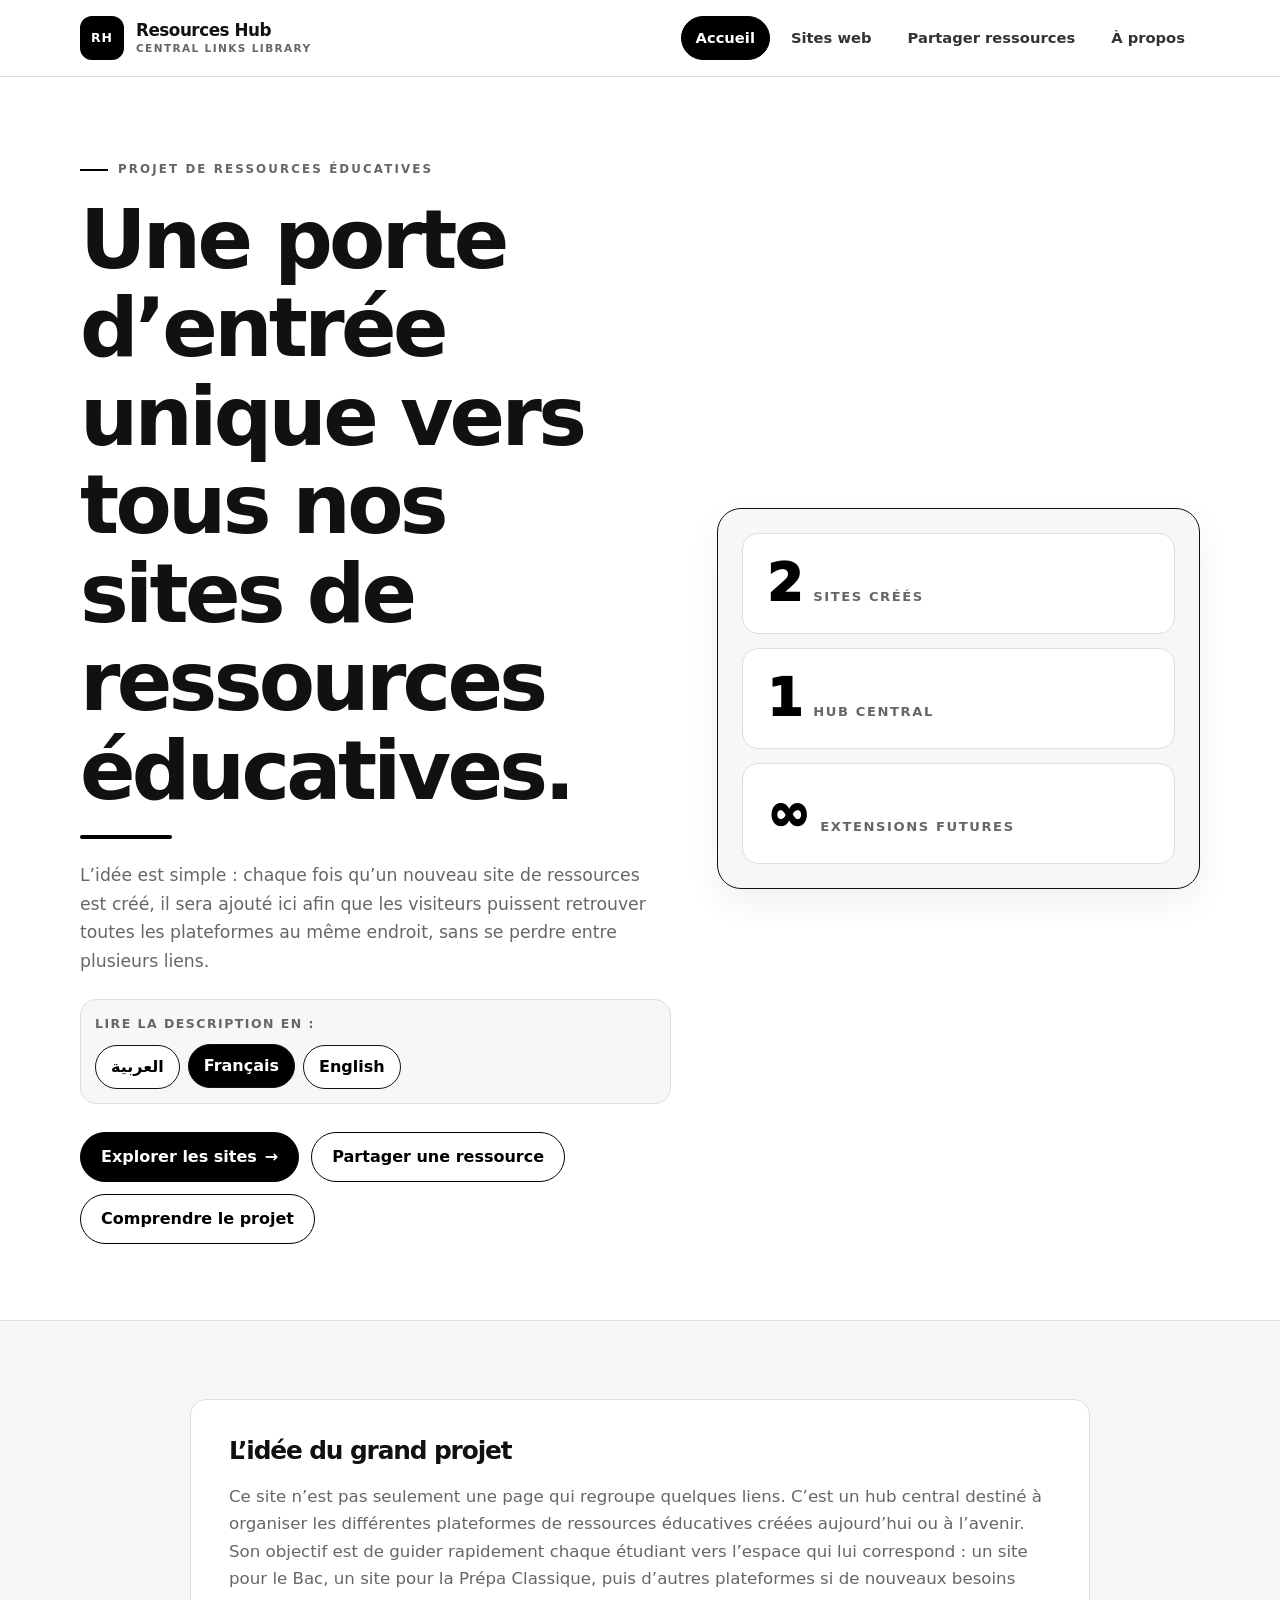
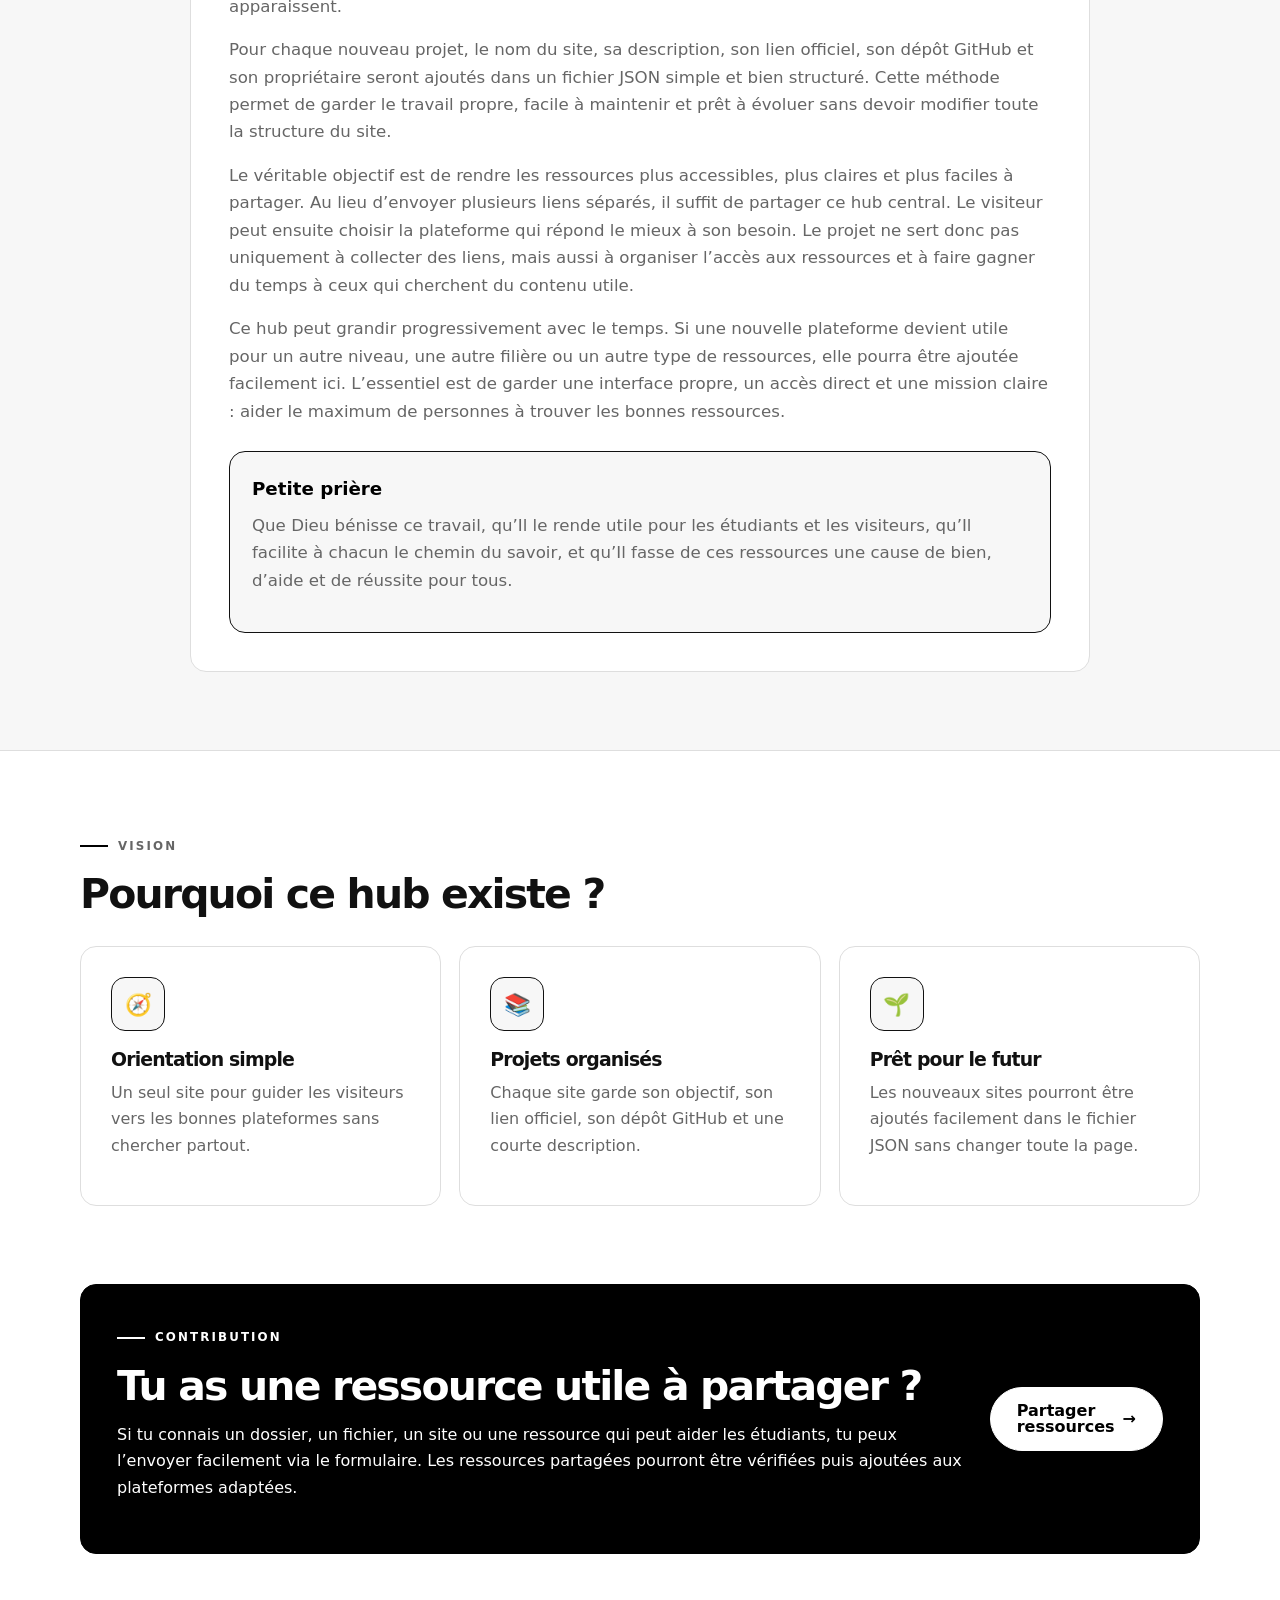
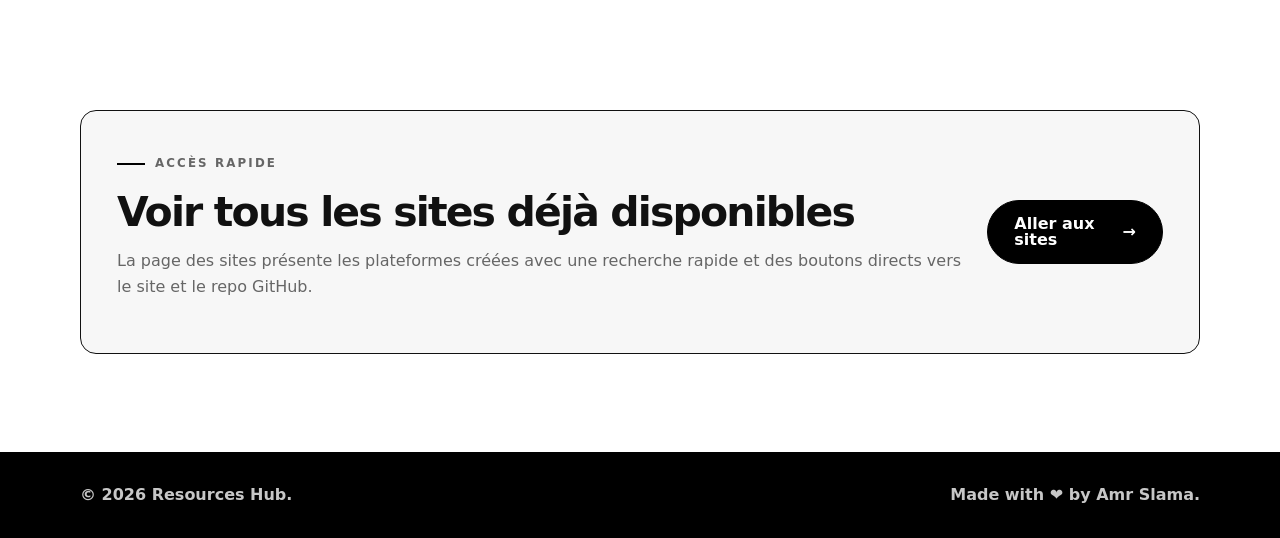
<file: website/index.html>
<!DOCTYPE html>
<html lang="fr" dir="ltr">

<head>
  <meta charset="UTF-8" />
  <meta name="viewport" content="width=device-width, initial-scale=1.0" />
  <meta name="description"
    content="منصة تجمع مواقع الموارد التعليمية التي تم إنشاؤها لتسهيل الوصول إليها من مكان واحد." />
  <meta name="theme-color" content="#000000" />
  <title>Accueil | Resources Hub</title>
  <link rel="stylesheet" href="style.css" />
</head>

<body data-page="home">
  <header class="site-header">
    <nav class="navbar container" aria-label="Navigation principale">
      <a class="brand" href="index.html" aria-label="Resources Hub">
        <span class="brand-mark">RH</span>
        <span class="brand-text">Resources Hub</span>
      </a>
      <button class="nav-toggle" type="button" aria-label="Ouvrir le menu" aria-expanded="false">☰</button>
      <div class="nav-links" id="navLinks">
        <a href="index.html" data-nav="home">Accueil</a>
        <a href="websites.html" data-nav="websites">Sites web</a>
        <a href="share.html" data-nav="share">Partager ressources</a>
        <a href="about.html" data-nav="about">À propos</a>
      </div>
    </nav>
  </header>

  <main>
    <section class="hero section">
      <div class="container hero-grid">
        <div class="hero-copy">
          <p class="eyebrow" id="homeEyebrow">Projet de ressources éducatives</p>
          <h1 id="homeTitle">Une seule porte d’entrée pour tous nos sites de ressources.</h1>
          <p class="hero-text" id="homeIntro">
            L’idée est simple : chaque fois qu’un nouveau site de ressources est créé, il sera ajouté ici pour éviter de
            perdre les visiteurs entre plusieurs liens.
          </p>
          <div class="language-panel" aria-label="Choix de la langue">
            <span class="language-label">Lire la description en :</span>
            <div class="language-actions" id="languageActions">
              <button class="lang-btn" type="button" data-lang="ar">العربية</button>
              <button class="lang-btn active" type="button" data-lang="fr">Français</button>
              <button class="lang-btn" type="button" data-lang="en">English</button>
            </div>
          </div>
          <div class="hero-actions">
            <a class="btn btn-primary" href="websites.html">Explorer les sites</a>
            <a class="btn btn-secondary" href="share.html">Partager une ressource</a>
            <a class="btn btn-secondary" href="about.html">Comprendre le projet</a>
          </div>
        </div>

        <aside class="hero-panel" aria-label="Résumé du hub">
          <div class="stat-card">
            <span class="stat-number" id="homeWebsitesCount">--</span>
            <span class="stat-label">Sites créés</span>
          </div>
          <div class="stat-card">
            <span class="stat-number">1</span>
            <span class="stat-label">Hub central</span>
          </div>
          <div class="stat-card">
            <span class="stat-number">∞</span>
            <span class="stat-label">Extensions futures</span>
          </div>
        </aside>
      </div>
    </section>

    <section class="section soft-section">
      <div class="container narrow">
        <article class="content-card home-description-card" id="homeDescriptionCard">
          <div id="homeDescriptionContent">
            <p>Chargement de la description...</p>
          </div>
        </article>
      </div>
    </section>

    <section class="section">
      <div class="container">
        <div class="section-heading">
          <p class="eyebrow">Vision</p>
          <h2>Pourquoi ce hub existe ?</h2>
        </div>
        <div class="features-grid">
          <article class="feature-card">
            <div class="feature-icon">🧭</div>
            <h3>Orientation simple</h3>
            <p>Un seul site pour guider les visiteurs vers les bonnes plateformes sans chercher partout.</p>
          </article>
          <article class="feature-card">
            <div class="feature-icon">📚</div>
            <h3>Projets organisés</h3>
            <p>Chaque site garde son objectif, son lien officiel, son dépôt GitHub et une courte description.</p>
          </article>
          <article class="feature-card">
            <div class="feature-icon">🌱</div>
            <h3>Prêt pour le futur</h3>
            <p>Les nouveaux sites pourront être ajoutés facilement dans le fichier JSON sans changer toute la page.</p>
          </article>
        </div>
      </div>
    </section>

    <section class="section share-home-section">
      <div class="container cta-card share-home-card">
        <div>
          <p class="eyebrow">Contribution</p>
          <h2>Tu as une ressource utile à partager ?</h2>
          <p>
            Si tu connais un dossier, un fichier, un site ou une ressource qui peut aider les étudiants,
            tu peux l’envoyer facilement via le formulaire. Les ressources partagées pourront être vérifiées
            puis ajoutées aux plateformes adaptées.
          </p>
        </div>
        <a class="btn btn-primary btn-large" href="share.html">Partager ressources</a>
      </div>
    </section>

    <section class="section">
      <div class="container cta-card">
        <div>
          <p class="eyebrow">Accès rapide</p>
          <h2>Voir tous les sites déjà disponibles</h2>
          <p>La page des sites présente les plateformes créées avec une recherche rapide et des boutons directs vers le
            site et le repo GitHub.</p>
        </div>
        <a class="btn btn-primary btn-large" href="websites.html">Aller aux sites</a>
      </div>
    </section>
  </main>

  <footer class="site-footer">
    <div class="container footer-content">
      <p>© <span id="year"></span> Resources Hub.</p>
      <p>Made with ❤️ by Amr Slama.</p>
    </div>
  </footer>

  <script src="script.js"></script>
</body>

</html>
</file>
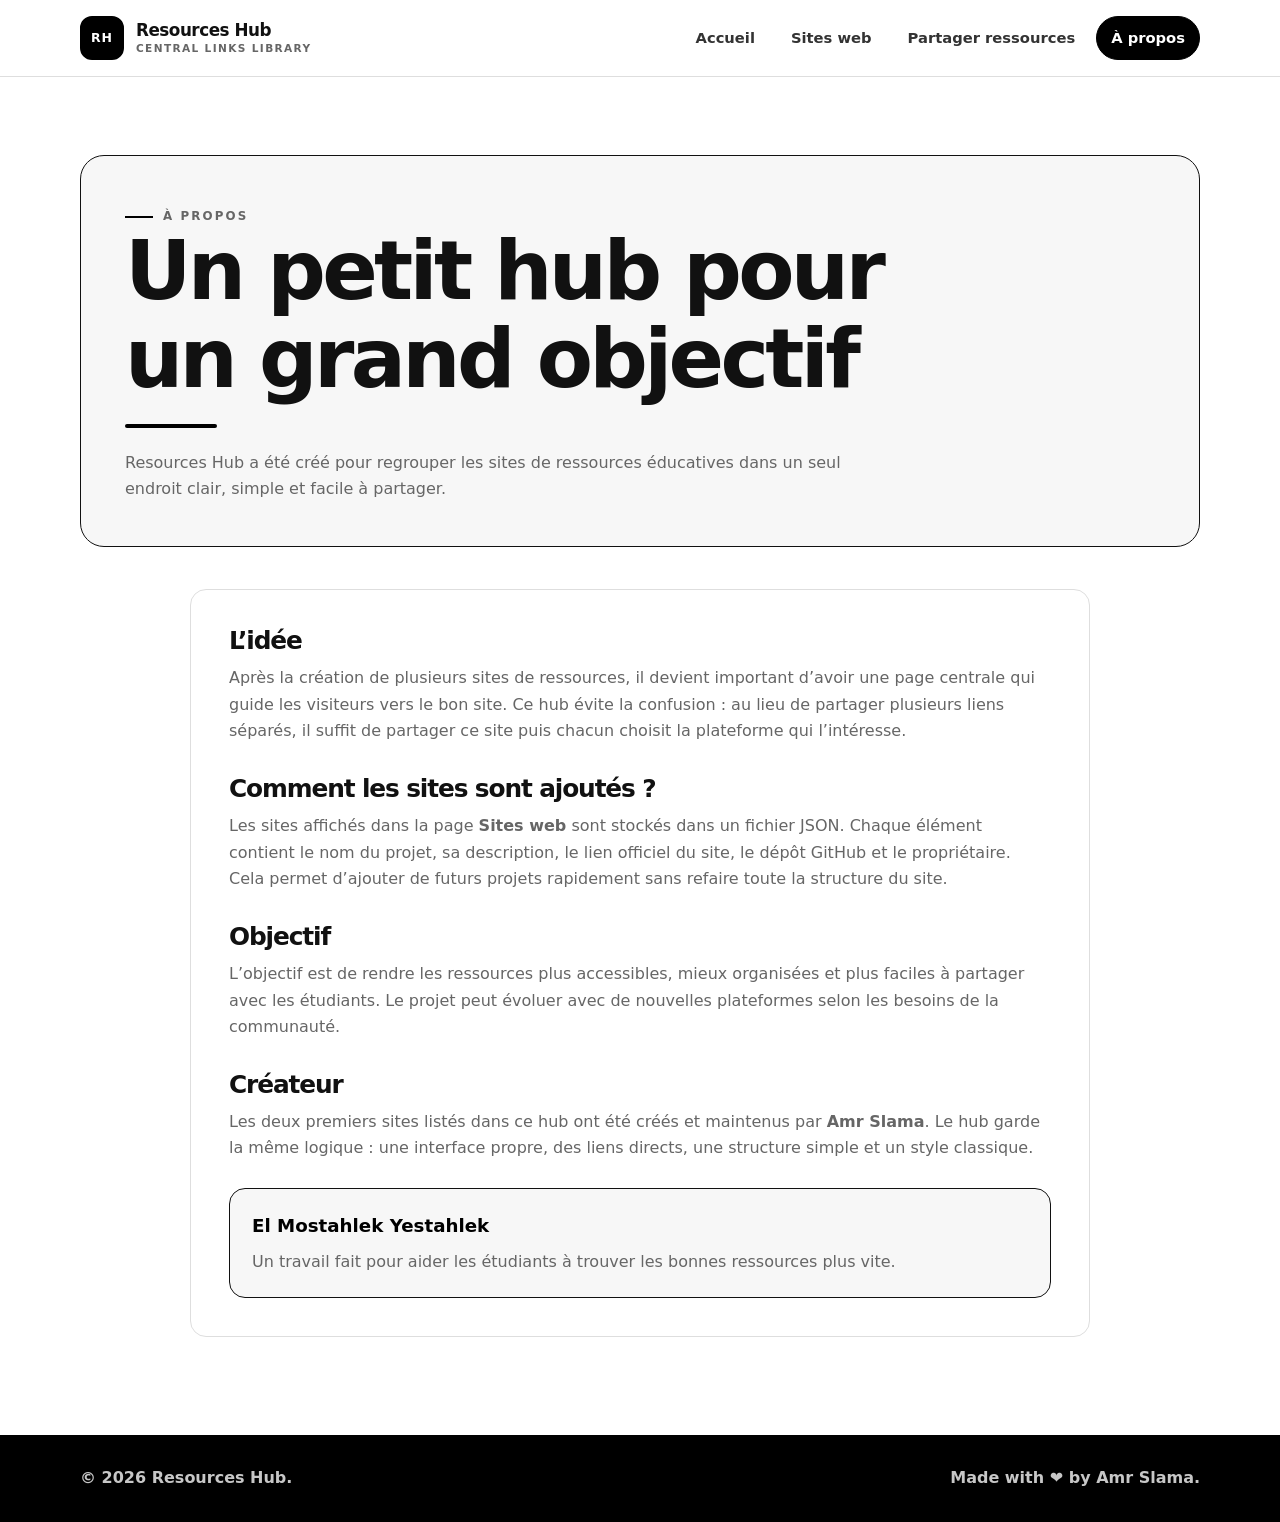
<file: website/about.html>
<!DOCTYPE html>
<html lang="fr">
<head>
  <meta charset="UTF-8" />
  <meta name="viewport" content="width=device-width, initial-scale=1.0" />
  <meta name="description" content="À propos du hub qui rassemble les sites de ressources éducatives créés pour les étudiants." />
  <meta name="theme-color" content="#000000" />
  <title>À propos | Resources Hub</title>
  <link rel="stylesheet" href="style.css" />
</head>
<body data-page="about">
  <header class="site-header">
    <nav class="navbar container" aria-label="Navigation principale">
      <a class="brand" href="index.html" aria-label="Resources Hub">
        <span class="brand-mark">RH</span>
        <span class="brand-text">Resources Hub</span>
      </a>
      <button class="nav-toggle" type="button" aria-label="Ouvrir le menu" aria-expanded="false">☰</button>
      <div class="nav-links" id="navLinks">
        <a href="index.html" data-nav="home">Accueil</a>
        <a href="websites.html" data-nav="websites">Sites web</a>
        <a href="share.html" data-nav="share">Partager ressources</a>
        <a href="about.html" data-nav="about">À propos</a>
      </div>
    </nav>
  </header>

  <main class="page-main">
    <section class="page-hero">
      <div class="container">
        <p class="eyebrow">À propos</p>
        <h1>Un petit hub pour un grand objectif</h1>
        <p>
          Resources Hub a été créé pour regrouper les sites de ressources éducatives dans un seul endroit clair,
          simple et facile à partager.
        </p>
      </div>
    </section>

    <section class="section pt-0">
      <div class="container narrow">
        <article class="content-card">
          <h2>L’idée</h2>
          <p>
            Après la création de plusieurs sites de ressources, il devient important d’avoir une page centrale qui guide
            les visiteurs vers le bon site. Ce hub évite la confusion : au lieu de partager plusieurs liens séparés,
            il suffit de partager ce site puis chacun choisit la plateforme qui l’intéresse.
          </p>

          <h2>Comment les sites sont ajoutés ?</h2>
          <p>
            Les sites affichés dans la page <strong>Sites web</strong> sont stockés dans un fichier JSON. Chaque élément contient
            le nom du projet, sa description, le lien officiel du site, le dépôt GitHub et le propriétaire. Cela permet
            d’ajouter de futurs projets rapidement sans refaire toute la structure du site.
          </p>

          <h2>Objectif</h2>
          <p>
            L’objectif est de rendre les ressources plus accessibles, mieux organisées et plus faciles à partager avec
            les étudiants. Le projet peut évoluer avec de nouvelles plateformes selon les besoins de la communauté.
          </p>

          <h2>Créateur</h2>
          <p>
            Les deux premiers sites listés dans ce hub ont été créés et maintenus par <strong>Amr Slama</strong>. Le hub garde
            la même logique : une interface propre, des liens directs, une structure simple et un style classique.
          </p>

          <div class="signature-box">
            <span>El Mostahlek Yestahlek</span>
            <p>Un travail fait pour aider les étudiants à trouver les bonnes ressources plus vite.</p>
          </div>
        </article>
      </div>
    </section>
  </main>

  <footer class="site-footer">
    <div class="container footer-content">
      <p>© <span id="year"></span> Resources Hub.</p>
      <p>Made with ❤️ by Amr Slama.</p>
    </div>
  </footer>

  <script src="script.js"></script>
</body>
</html>
</file>
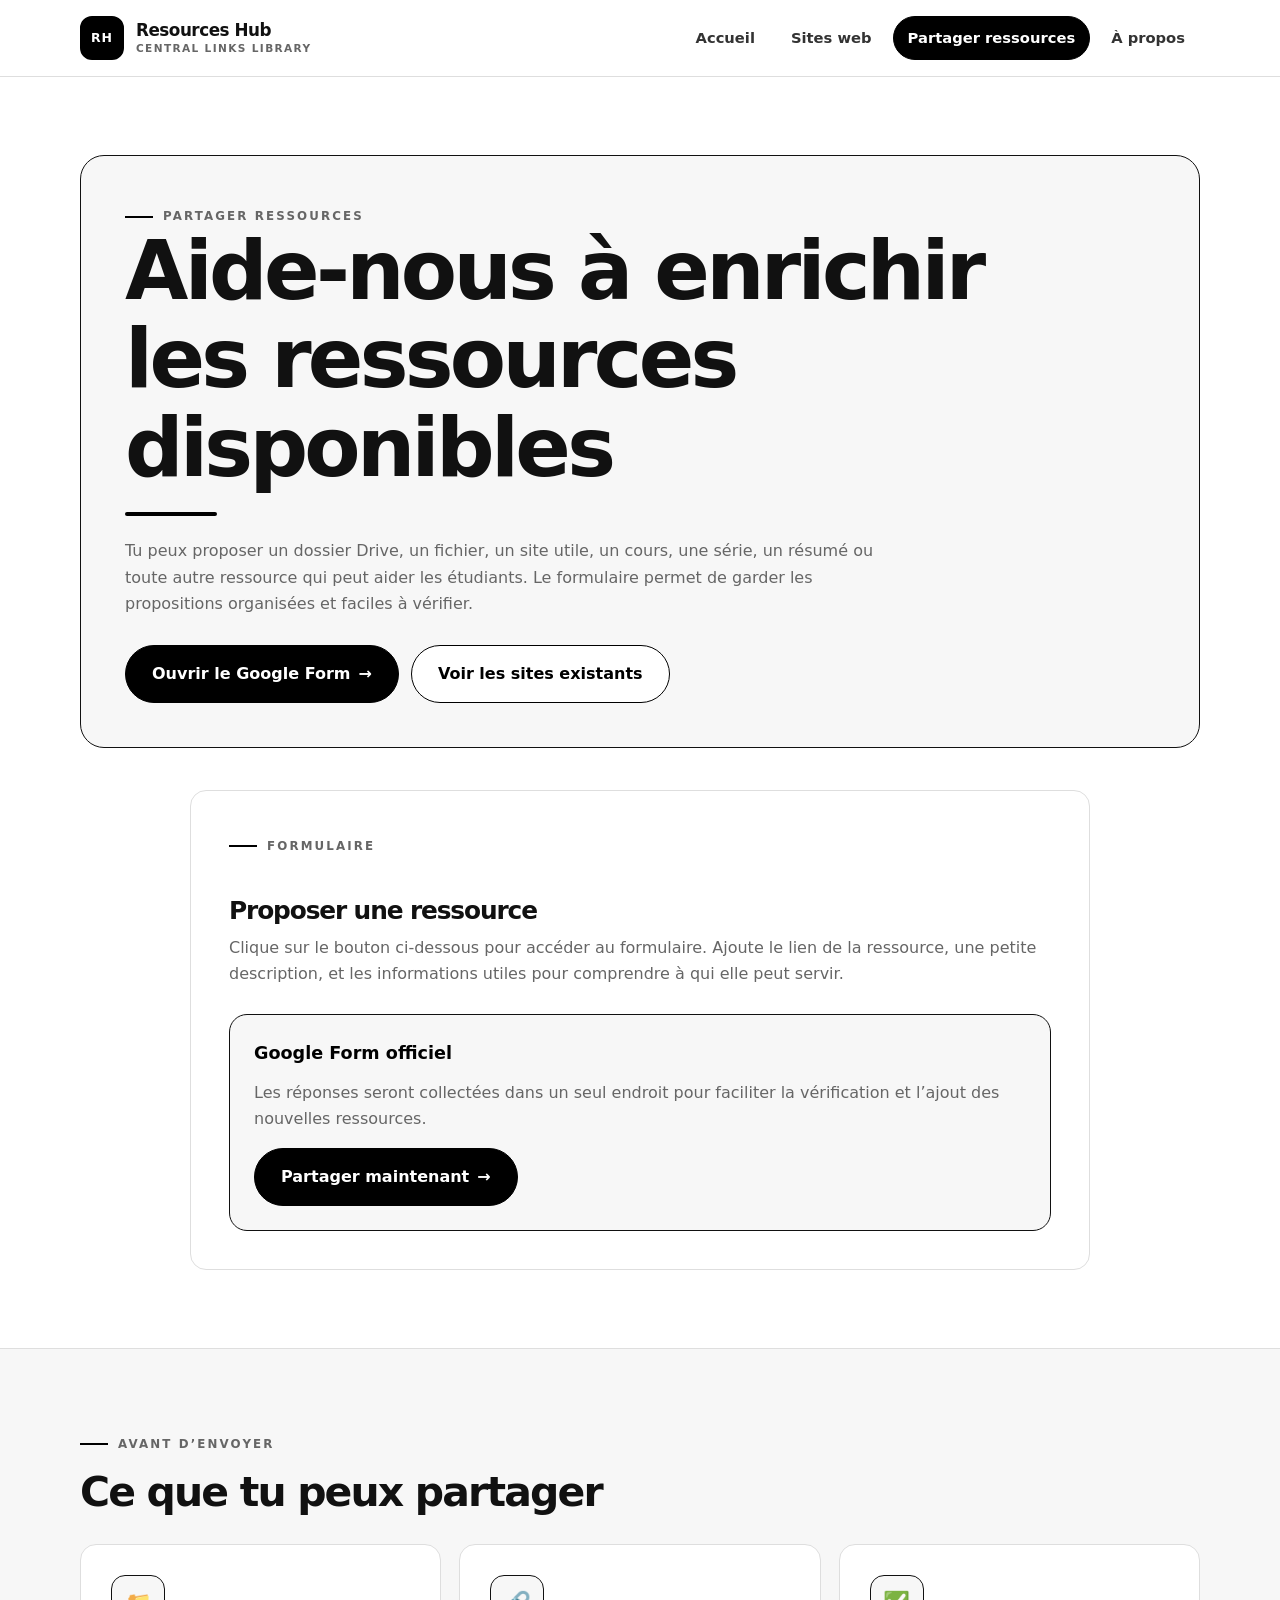
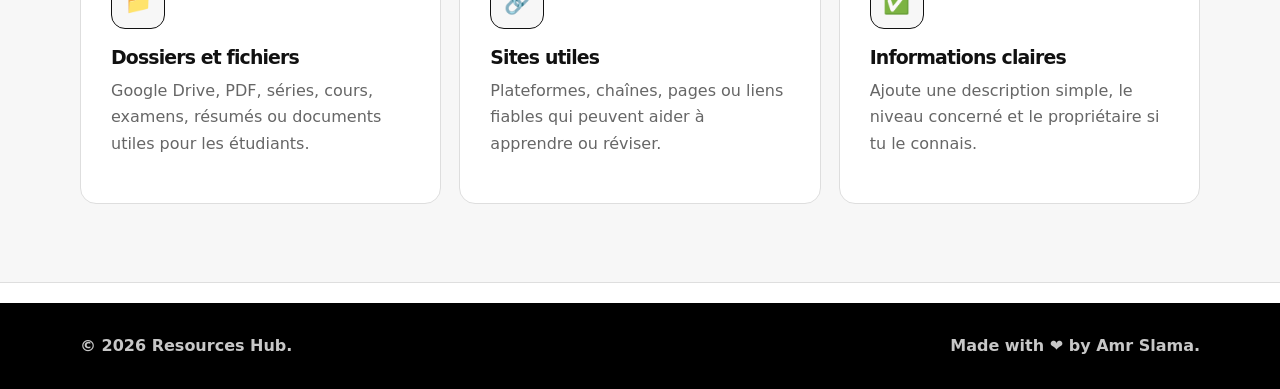
<file: website/share.html>
<!DOCTYPE html>
<html lang="fr">
<head>
  <meta charset="UTF-8" />
  <meta name="viewport" content="width=device-width, initial-scale=1.0" />
  <meta name="description" content="Partager une ressource éducative utile pour l’ajouter aux plateformes de ressources." />
  <meta name="theme-color" content="#000000" />
  <title>Partager ressources | Resources Hub</title>
  <link rel="stylesheet" href="style.css" />
</head>
<body data-page="share">
  <header class="site-header">
    <nav class="navbar container" aria-label="Navigation principale">
      <a class="brand" href="index.html" aria-label="Resources Hub">
        <span class="brand-mark">RH</span>
        <span class="brand-text">Resources Hub</span>
      </a>
      <button class="nav-toggle" type="button" aria-label="Ouvrir le menu" aria-expanded="false">☰</button>
      <div class="nav-links" id="navLinks">
        <a href="index.html" data-nav="home">Accueil</a>
        <a href="websites.html" data-nav="websites">Sites web</a>
        <a href="share.html" data-nav="share">Partager ressources</a>
        <a href="about.html" data-nav="about">À propos</a>
      </div>
    </nav>
  </header>

  <main class="page-main">
    <section class="page-hero">
      <div class="container">
        <p class="eyebrow">Partager ressources</p>
        <h1>Aide-nous à enrichir les ressources disponibles</h1>
        <p>
          Tu peux proposer un dossier Drive, un fichier, un site utile, un cours, une série, un résumé ou toute autre
          ressource qui peut aider les étudiants. Le formulaire permet de garder les propositions organisées et faciles à vérifier.
        </p>
        <div class="hero-actions">
          <a class="btn btn-primary btn-large" href="https://docs.google.com/forms/d/e/1FAIpQLSdZ1iiYGhA2uhnLFqPEZ3CBwjjNNmW4T0CgzHVZX_gB40ZZeg/viewform" target="_blank" rel="noopener noreferrer">Ouvrir le Google Form</a>
          <a class="btn btn-secondary btn-large" href="websites.html">Voir les sites existants</a>
        </div>
      </div>
    </section>

    <section class="section pt-0">
      <div class="container narrow">
        <article class="content-card share-form-card">
          <p class="eyebrow">Formulaire</p>
          <h2>Proposer une ressource</h2>
          <p>
            Clique sur le bouton ci-dessous pour accéder au formulaire. Ajoute le lien de la ressource, une petite description,
            et les informations utiles pour comprendre à qui elle peut servir.
          </p>
          <div class="form-highlight">
            <span>Google Form officiel</span>
            <p>Les réponses seront collectées dans un seul endroit pour faciliter la vérification et l’ajout des nouvelles ressources.</p>
            <a class="btn btn-primary btn-large" href="https://docs.google.com/forms/d/e/1FAIpQLSdZ1iiYGhA2uhnLFqPEZ3CBwjjNNmW4T0CgzHVZX_gB40ZZeg/viewform" target="_blank" rel="noopener noreferrer">Partager maintenant</a>
          </div>
        </article>
      </div>
    </section>

    <section class="section soft-section">
      <div class="container">
        <div class="section-heading">
          <p class="eyebrow">Avant d’envoyer</p>
          <h2>Ce que tu peux partager</h2>
        </div>
        <div class="features-grid">
          <article class="feature-card">
            <div class="feature-icon">📁</div>
            <h3>Dossiers et fichiers</h3>
            <p>Google Drive, PDF, séries, cours, examens, résumés ou documents utiles pour les étudiants.</p>
          </article>
          <article class="feature-card">
            <div class="feature-icon">🔗</div>
            <h3>Sites utiles</h3>
            <p>Plateformes, chaînes, pages ou liens fiables qui peuvent aider à apprendre ou réviser.</p>
          </article>
          <article class="feature-card">
            <div class="feature-icon">✅</div>
            <h3>Informations claires</h3>
            <p>Ajoute une description simple, le niveau concerné et le propriétaire si tu le connais.</p>
          </article>
        </div>
      </div>
    </section>
  </main>

  <footer class="site-footer">
    <div class="container footer-content">
      <p>© <span id="year"></span> Resources Hub.</p>
      <p>Made with ❤️ by Amr Slama.</p>
    </div>
  </footer>

  <script src="script.js"></script>
</body>
</html>
</file>
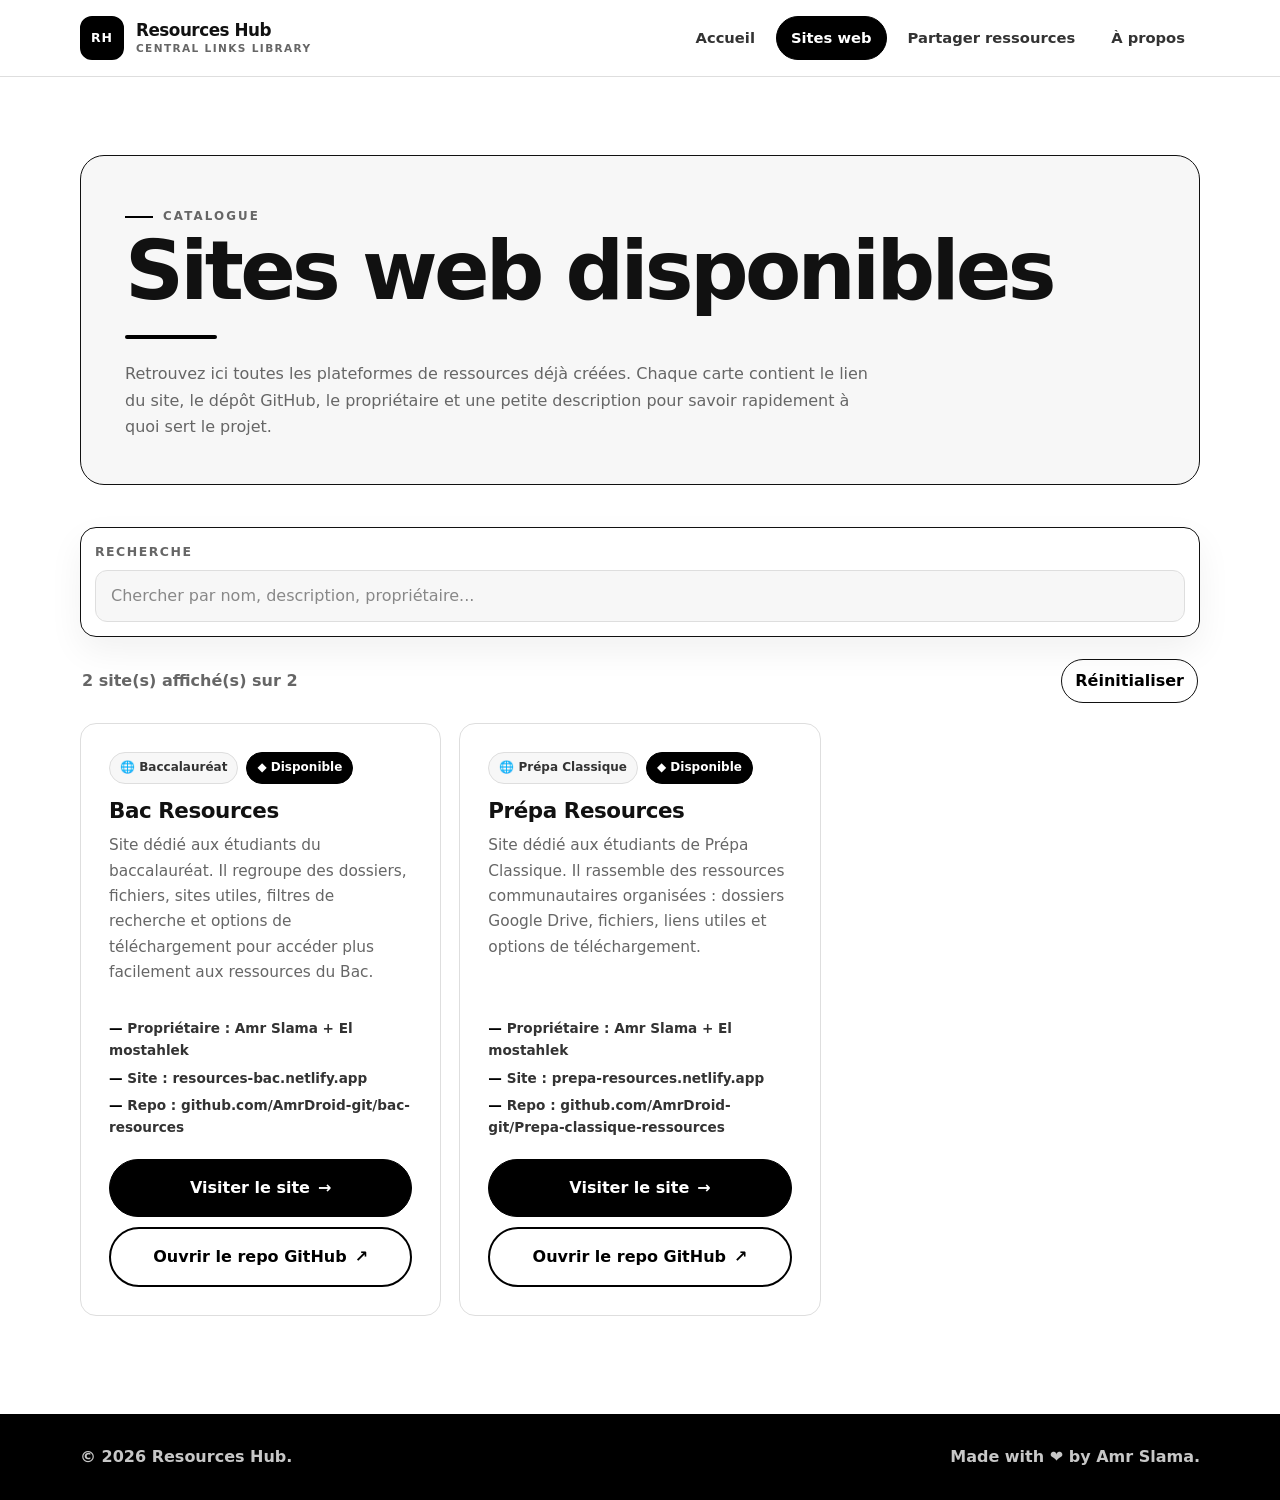
<file: website/websites.html>
<!DOCTYPE html>
<html lang="fr">
<head>
  <meta charset="UTF-8" />
  <meta name="viewport" content="width=device-width, initial-scale=1.0" />
  <meta name="description" content="Tous les sites de ressources créés, avec liens directs vers les plateformes et leurs dépôts GitHub." />
  <meta name="theme-color" content="#000000" />
  <title>Sites web | Resources Hub</title>
  <link rel="stylesheet" href="style.css" />
</head>
<body data-page="websites">
  <header class="site-header">
    <nav class="navbar container" aria-label="Navigation principale">
      <a class="brand" href="index.html" aria-label="Resources Hub">
        <span class="brand-mark">RH</span>
        <span class="brand-text">Resources Hub</span>
      </a>
      <button class="nav-toggle" type="button" aria-label="Ouvrir le menu" aria-expanded="false">☰</button>
      <div class="nav-links" id="navLinks">
        <a href="index.html" data-nav="home">Accueil</a>
        <a href="websites.html" data-nav="websites">Sites web</a>
        <a href="share.html" data-nav="share">Partager ressources</a>
        <a href="about.html" data-nav="about">À propos</a>
      </div>
    </nav>
  </header>

  <main class="page-main">
    <section class="page-hero">
      <div class="container">
        <p class="eyebrow">Catalogue</p>
        <h1>Sites web disponibles</h1>
        <p>
          Retrouvez ici toutes les plateformes de ressources déjà créées. Chaque carte contient le lien du site,
          le dépôt GitHub, le propriétaire et une petite description pour savoir rapidement à quoi sert le projet.
        </p>
      </div>
    </section>

    <section class="section pt-0">
      <div class="container">
        <div class="toolbar single" id="websitesToolbar">
          <label class="search-box" for="websiteSearch">
            <span>Recherche</span>
            <input id="websiteSearch" type="search" placeholder="Chercher par nom, description, propriétaire..." autocomplete="off" />
          </label>
        </div>

        <div class="results-summary">
          <span id="websiteCount">Chargement des sites...</span>
          <button class="text-button" id="resetWebsiteSearch" type="button">Réinitialiser</button>
        </div>

        <div class="cards-grid" id="websitesGrid" aria-live="polite"></div>

        <div class="empty-state hidden" id="websitesEmpty">
          <h2>Aucun site trouvé</h2>
          <p>Essayez avec un autre mot-clé.</p>
        </div>
      </div>
    </section>
  </main>

  <footer class="site-footer">
    <div class="container footer-content">
      <p>© <span id="year"></span> Resources Hub.</p>
      <p>Made with ❤️ by Amr Slama.</p>
    </div>
  </footer>

  <script src="script.js"></script>
</body>
</html>
</file>
<file: website/style.css>
:root {
  color-scheme: light;
  --bg: #ffffff;
  --surface: #ffffff;
  --surface-soft: #f7f7f7;
  --surface-muted: #eeeeee;
  --text: #111111;
  --text-soft: #333333;
  --muted: #666666;
  --line: #dedede;
  --line-strong: #111111;
  --black: #000000;
  --white: #ffffff;
  --radius: 16px;
  --radius-sm: 10px;
  --container: 1120px;
  --shadow: 0 14px 35px rgba(0, 0, 0, 0.06);
  --shadow-hover: 0 20px 45px rgba(0, 0, 0, 0.10);
}

* {
  box-sizing: border-box;
}

html {
  scroll-behavior: smooth;
}

body {
  margin: 0;
  min-height: 100vh;
  color: var(--text);
  background: var(--bg);
  font-family: Inter, ui-sans-serif, system-ui, -apple-system, BlinkMacSystemFont, "Segoe UI", Arial, sans-serif;
  line-height: 1.65;
  overflow-x: hidden;
}

button,
input {
  font: inherit;
}

button,
a,
input {
  -webkit-tap-highlight-color: transparent;
}

a {
  color: inherit;
  text-decoration: none;
}

::selection {
  color: var(--white);
  background: var(--black);
}

.container {
  width: min(100% - 36px, var(--container));
  margin-inline: auto;
}

.container.narrow {
  width: min(100% - 36px, 900px);
}

.section {
  padding: 78px 0;
}

.pt-0 {
  padding-top: 0;
}

.scroll-progress {
  position: fixed;
  top: 0;
  left: 0;
  z-index: 100;
  width: var(--scroll, 0%);
  height: 3px;
  background: var(--black);
}

.ambient {
  display: none;
}

.site-header {
  position: sticky;
  top: 0;
  z-index: 70;
  background: rgba(255, 255, 255, 0.94);
  border-bottom: 1px solid var(--line);
  backdrop-filter: blur(14px);
}

.navbar {
  min-height: 76px;
  display: flex;
  align-items: center;
  justify-content: space-between;
  gap: 24px;
}

.brand {
  display: inline-flex;
  align-items: center;
  gap: 12px;
  font-weight: 900;
  letter-spacing: -0.03em;
}

.brand-mark {
  display: grid;
  place-items: center;
  width: 44px;
  height: 44px;
  border: 2px solid var(--black);
  border-radius: 12px;
  color: var(--white);
  background: var(--black);
  font-size: 0.78rem;
  letter-spacing: 0.08em;
}

.brand-text {
  display: grid;
  font-size: 1.05rem;
  line-height: 1.05;
}

.brand-text::after {
  content: "Central links library";
  margin-top: 4px;
  color: var(--muted);
  font-size: 0.66rem;
  font-weight: 800;
  letter-spacing: 0.13em;
  text-transform: uppercase;
}

.nav-links {
  display: flex;
  align-items: center;
  gap: 6px;
}

.nav-links a {
  padding: 9px 14px;
  border: 1px solid transparent;
  border-radius: 999px;
  color: var(--text-soft);
  font-size: 0.92rem;
  font-weight: 750;
  transition: background 0.18s ease, color 0.18s ease, border-color 0.18s ease;
}

.nav-links a:hover,
.nav-links a.active {
  color: var(--white);
  background: var(--black);
  border-color: var(--black);
}

.nav-toggle {
  display: none;
  width: 44px;
  height: 44px;
  border: 1px solid var(--line);
  border-radius: 12px;
  color: var(--black);
  background: var(--white);
  cursor: pointer;
  font-size: 1.08rem;
}

h1,
h2,
h3,
p {
  margin-top: 0;
}

h1,
h2,
h3 {
  color: var(--text);
  font-weight: 900;
  line-height: 1.08;
  letter-spacing: -0.045em;
}

h1 {
  max-width: 930px;
  margin-bottom: 22px;
  font-size: clamp(2.65rem, 6.4vw, 5.45rem);
}

h2 {
  margin-bottom: 14px;
  font-size: clamp(1.75rem, 3.2vw, 3rem);
}

h3 {
  margin-bottom: 10px;
  font-size: 1.18rem;
}

.eyebrow {
  display: inline-flex;
  align-items: center;
  gap: 10px;
  margin: 0 0 16px;
  color: var(--muted);
  font-size: 0.74rem;
  font-weight: 900;
  letter-spacing: 0.18em;
  text-transform: uppercase;
}

.eyebrow::before {
  content: "";
  width: 28px;
  height: 2px;
  background: var(--black);
}

.hero {
  min-height: calc(100vh - 76px);
  display: flex;
  align-items: center;
  padding-top: 76px;
  padding-bottom: 76px;
}

.hero-grid {
  display: grid;
  grid-template-columns: minmax(0, 1.1fr) minmax(300px, 0.9fr);
  gap: 46px;
  align-items: center;
}

.hero-copy h1,
.page-hero h1 {
  text-wrap: balance;
}

.hero-copy h1::after,
.page-hero h1::after {
  content: "";
  display: block;
  width: 92px;
  height: 4px;
  margin-top: 20px;
  background: var(--black);
  border-radius: 999px;
}

[dir="rtl"] .hero-copy h1::after {
  margin-inline-start: auto;
}

.hero-text,
.page-hero p,
.feature-card p,
.resource-card p,
.content-card p,
.cta-card p,
.signature-box p {
  color: var(--muted);
}

.hero-text {
  max-width: 720px;
  font-size: clamp(1.03rem, 1.35vw, 1.16rem);
}

.hero-actions {
  display: flex;
  flex-wrap: wrap;
  gap: 12px;
  margin-top: 28px;
}

.hero-actions.center {
  justify-content: center;
}

.btn {
  display: inline-flex;
  align-items: center;
  justify-content: center;
  gap: 8px;
  min-height: 50px;
  padding: 12px 20px;
  border: 1px solid var(--black);
  border-radius: 999px;
  font-weight: 850;
  line-height: 1;
  cursor: pointer;
  transition: transform 0.18s ease, background 0.18s ease, color 0.18s ease, box-shadow 0.18s ease;
}

.btn:hover {
  transform: translateY(-2px);
  box-shadow: var(--shadow);
}

.btn-primary {
  color: var(--white);
  background: var(--black);
}

.btn-primary::after {
  content: "→";
  font-weight: 900;
}

[dir="rtl"] .btn-primary::after {
  content: "←";
}

.btn-secondary {
  color: var(--black);
  background: var(--white);
}

.btn-secondary:hover {
  color: var(--white);
  background: var(--black);
}

.btn-github {
  min-height: 60px;
  padding: 16px 24px;
  color: var(--black);
  background: var(--white);
  border-width: 2px;
  font-size: 1rem;
}

.btn-github:hover {
  color: var(--white);
  background: var(--black);
}

.btn-github::after {
  content: "↗";
  font-weight: 900;
}

.btn-large {
  min-height: 58px;
  padding: 15px 26px;
}

.hero-panel {
  display: grid;
  gap: 14px;
  padding: 24px;
  border: 1px solid var(--line-strong);
  border-radius: 24px;
  background: var(--surface-soft);
  box-shadow: var(--shadow);
}

.stat-card {
  display: grid;
  grid-template-columns: auto 1fr;
  align-items: baseline;
  column-gap: 14px;
  padding: 24px;
  border: 1px solid var(--line);
  border-radius: 16px;
  background: var(--white);
}

.stat-number {
  display: block;
  color: var(--black);
  font-size: clamp(2.1rem, 4vw, 3.2rem);
  line-height: 1;
  font-weight: 950;
  letter-spacing: -0.06em;
}

.stat-label {
  display: block;
  color: var(--muted);
  font-size: 0.82rem;
  font-weight: 850;
  letter-spacing: 0.12em;
  text-transform: uppercase;
}

.language-panel {
  max-width: 680px;
  margin-top: 24px;
  padding: 14px;
  border: 1px solid var(--line);
  border-radius: 16px;
  background: var(--surface-soft);
}

.language-label {
  display: block;
  margin-bottom: 10px;
  color: var(--muted);
  font-size: 0.78rem;
  font-weight: 900;
  letter-spacing: 0.12em;
  text-transform: uppercase;
}

.language-actions {
  display: flex;
  flex-wrap: wrap;
  gap: 8px;
}

.lang-btn {
  min-height: 40px;
  padding: 8px 15px;
  border: 1px solid var(--line-strong);
  border-radius: 999px;
  color: var(--black);
  background: var(--white);
  font-weight: 850;
  cursor: pointer;
  transition: background 0.18s ease, color 0.18s ease, transform 0.18s ease;
}

.lang-btn:hover,
.lang-btn.active {
  color: var(--white);
  background: var(--black);
  transform: translateY(-1px);
}

.soft-section {
  background: var(--surface-soft);
  border-top: 1px solid var(--line);
  border-bottom: 1px solid var(--line);
}

.section-heading {
  max-width: 700px;
  margin-bottom: 30px;
}

.features-grid,
.cards-grid {
  display: grid;
  grid-template-columns: repeat(3, minmax(0, 1fr));
  gap: 18px;
}

.feature-card,
.resource-card,
.content-card,
.cta-card {
  position: relative;
  border: 1px solid var(--line);
  border-radius: var(--radius);
  background: var(--surface);
  box-shadow: none;
  transition: transform 0.18s ease, box-shadow 0.18s ease, border-color 0.18s ease;
}

.feature-card:hover,
.resource-card:hover,
.content-card:hover,
.cta-card:hover {
  transform: translateY(-4px);
  border-color: var(--black);
  box-shadow: var(--shadow-hover);
}

.feature-card {
  padding: 30px;
}

.feature-icon {
  display: grid;
  place-items: center;
  width: 54px;
  height: 54px;
  margin-bottom: 18px;
  border: 1px solid var(--line-strong);
  border-radius: 14px;
  background: var(--surface-soft);
  font-size: 1.35rem;
}

.cta-card {
  display: flex;
  align-items: center;
  justify-content: space-between;
  gap: 24px;
  padding: 36px;
  background: var(--surface-soft);
  border-color: var(--line-strong);
}

.page-main {
  min-height: 62vh;
}

.page-hero {
  padding: 78px 0 42px;
}

.page-hero .container {
  padding: 44px;
  border: 1px solid var(--line-strong);
  border-radius: 24px;
  background: var(--surface-soft);
}

.page-hero p {
  max-width: 760px;
  margin-bottom: 0;
}

.toolbar {
  position: sticky;
  top: 92px;
  z-index: 25;
  display: grid;
  gap: 12px;
  padding: 14px;
  margin-bottom: 22px;
  border: 1px solid var(--line-strong);
  border-radius: 16px;
  background: rgba(255, 255, 255, 0.96);
  box-shadow: var(--shadow);
  backdrop-filter: blur(12px);
  transition: transform 0.28s ease, opacity 0.2s ease, box-shadow 0.2s ease;
}

.toolbar.toolbar-hidden,
.toolbar.reveal.toolbar-hidden {
  opacity: 0;
  pointer-events: none;
  transform: translateY(calc(-100% - 18px));
  box-shadow: none;
}

.toolbar.single {
  grid-template-columns: 1fr;
}

.search-box {
  display: grid;
  gap: 7px;
}

.search-box span {
  color: var(--muted);
  font-size: 0.78rem;
  font-weight: 900;
  letter-spacing: 0.12em;
  text-transform: uppercase;
}

.search-box input {
  width: 100%;
  min-height: 52px;
  border: 1px solid var(--line);
  border-radius: 12px;
  outline: none;
  background: var(--surface-soft);
  color: var(--text);
  padding: 0 15px;
  transition: border-color 0.18s ease, background 0.18s ease, box-shadow 0.18s ease;
}

.search-box input::placeholder {
  color: #888888;
}

.search-box input:focus {
  border-color: var(--black);
  background: var(--white);
  box-shadow: 0 0 0 4px rgba(0, 0, 0, 0.08);
}

.results-summary {
  display: flex;
  align-items: center;
  justify-content: space-between;
  gap: 16px;
  margin: 0 2px 20px;
  color: var(--muted);
  font-weight: 800;
}

.text-button {
  border: 1px solid var(--line-strong);
  border-radius: 999px;
  padding: 8px 13px;
  color: var(--black);
  background: var(--white);
  font-weight: 850;
  cursor: pointer;
  transition: background 0.18s ease, color 0.18s ease, transform 0.18s ease;
}

.text-button:hover {
  color: var(--white);
  background: var(--black);
  transform: translateY(-1px);
}

.resource-card {
  min-height: 350px;
  display: flex;
  flex-direction: column;
  padding: 28px;
}

.card-top {
  display: flex;
  align-items: flex-start;
  justify-content: space-between;
  gap: 12px;
  margin-bottom: 15px;
}

.badges-row {
  display: flex;
  flex-wrap: wrap;
  gap: 8px;
}

.badge {
  display: inline-flex;
  align-items: center;
  gap: 7px;
  min-height: 30px;
  padding: 5px 10px;
  border: 1px solid var(--line);
  border-radius: 999px;
  color: var(--text-soft);
  background: var(--surface-soft);
  font-size: 0.75rem;
  font-weight: 850;
  white-space: nowrap;
}

.badge-status {
  color: var(--white);
  background: var(--black);
  border-color: var(--black);
}

.resource-card h2 {
  margin-bottom: 11px;
  font-size: 1.34rem;
  letter-spacing: -0.02em;
}

.resource-card p {
  font-size: 0.96rem;
}

.meta-list {
  display: grid;
  gap: 5px;
  margin-top: auto;
  padding-top: 16px;
  color: var(--text-soft);
  font-size: 0.85rem;
  font-weight: 780;
}

.meta-list span {
  overflow-wrap: anywhere;
}

.meta-list span::before {
  content: "— ";
  color: var(--black);
}

.card-actions {
  display: grid;
  grid-template-columns: 1fr;
  gap: 10px;
  margin-top: 20px;
}

.card-actions .btn {
  width: 100%;
}

.empty-state {
  text-align: center;
  padding: 50px 20px;
  border: 1px dashed var(--line-strong);
  border-radius: var(--radius);
  background: var(--surface-soft);
}

.empty-state::before {
  content: "⌕";
  display: block;
  margin-bottom: 6px;
  color: var(--black);
  font-size: 2.5rem;
  line-height: 1;
}

.hidden {
  display: none !important;
}

.content-card {
  padding: 38px;
}

.content-card h2 {
  margin-top: 32px;
  margin-bottom: 10px;
  font-size: 1.55rem;
}

.content-card h2:first-child {
  margin-top: 0;
}

.home-description-card {
  font-size: 1.04rem;
}

.home-description-card h2 {
  margin-bottom: 18px;
}

.home-description-card p {
  margin-bottom: 16px;
}

.prayer-box,
.signature-box {
  margin-top: 26px;
  padding: 22px;
  border: 1px solid var(--line-strong);
  border-radius: 16px;
  background: var(--surface-soft);
}

.prayer-box strong,
.signature-box span {
  display: block;
  margin-bottom: 8px;
  color: var(--black);
  font-size: 1.14rem;
  font-weight: 900;
}

.signature-box p {
  margin-bottom: 0;
}

.center-text {
  text-align: center;
}

.center-text h1::after {
  margin-left: auto;
  margin-right: auto;
}

.share-home-section {
  padding-top: 0;
}

.share-home-card {
  background: var(--black);
  color: var(--white);
  border-color: var(--black);
}

.share-home-card h2,
.share-home-card .eyebrow,
.share-home-card p {
  color: var(--white);
}

.share-home-card .eyebrow::before {
  background: var(--white);
}

.share-home-card .btn-primary {
  color: var(--black);
  background: var(--white);
  border-color: var(--white);
}

.share-form-card .eyebrow {
  margin-bottom: 10px;
}

.form-highlight {
  display: grid;
  gap: 12px;
  margin-top: 26px;
  padding: 24px;
  border: 1px solid var(--line-strong);
  border-radius: 18px;
  background: var(--surface-soft);
}

.form-highlight span {
  color: var(--black);
  font-size: 1.1rem;
  font-weight: 900;
}

.form-highlight p {
  margin-bottom: 4px;
}

.form-highlight .btn {
  width: fit-content;
}

.site-footer {
  margin-top: 20px;
  padding: 30px 0;
  color: var(--white);
  background: var(--black);
}

.footer-content {
  display: flex;
  align-items: center;
  justify-content: space-between;
  gap: 16px;
  font-weight: 750;
}

.footer-content p {
  margin: 0;
  color: rgba(255, 255, 255, 0.78);
}

.reveal {
  opacity: 0;
  transform: translateY(14px);
  transition: opacity 0.5s ease, transform 0.5s ease;
  transition-delay: var(--reveal-delay, 0ms);
}

.reveal.is-visible {
  opacity: 1;
  transform: translateY(0);
}

@media (max-width: 980px) {
  .nav-toggle {
    display: inline-grid;
    place-items: center;
  }

  .nav-links {
    position: absolute;
    left: 18px;
    right: 18px;
    top: 88px;
    display: none;
    flex-direction: column;
    align-items: stretch;
    gap: 6px;
    padding: 12px;
    border: 1px solid var(--line-strong);
    border-radius: 16px;
    background: var(--white);
    box-shadow: var(--shadow-hover);
  }

  .nav-links.simple-visible,
  .nav-links.open {
    display: flex;
  }

  .nav-links a {
    border-radius: 12px;
  }

  .hero-grid,
  .features-grid,
  .cards-grid {
    grid-template-columns: 1fr;
  }

  .hero {
    min-height: auto;
    padding-top: 64px;
  }

  .toolbar {
    position: relative;
    top: auto;
  }

  .cta-card {
    display: block;
  }

  .cta-card .btn {
    margin-top: 18px;
  }
}

@media (max-width: 560px) {
  .container,
  .container.narrow {
    width: min(100% - 24px, var(--container));
  }

  .section {
    padding: 58px 0;
  }

  .navbar {
    min-height: 70px;
  }

  .brand-text {
    display: none;
  }

  .brand-mark {
    width: 42px;
    height: 42px;
  }

  h1 {
    font-size: 2.48rem;
  }

  h2 {
    font-size: 1.95rem;
  }

  .hero-actions,
  .language-actions {
    flex-direction: column;
  }

  .btn,
  .lang-btn {
    width: 100%;
  }

  .page-hero .container,
  .resource-card,
  .content-card,
  .cta-card,
  .feature-card {
    padding: 24px;
  }

  .toolbar {
    padding: 11px;
  }

  .results-summary {
    display: block;
  }

  .results-summary .text-button {
    margin-top: 10px;
  }

  .footer-content {
    display: block;
    text-align: center;
  }

  .footer-content p + p {
    margin-top: 6px;
  }
}

@media (prefers-reduced-motion: reduce) {
  *,
  *::before,
  *::after {
    animation-duration: 0.001ms !important;
    animation-iteration-count: 1 !important;
    scroll-behavior: auto !important;
    transition-duration: 0.001ms !important;
  }

  .reveal {
    opacity: 1;
    transform: none;
  }
}
</file>
